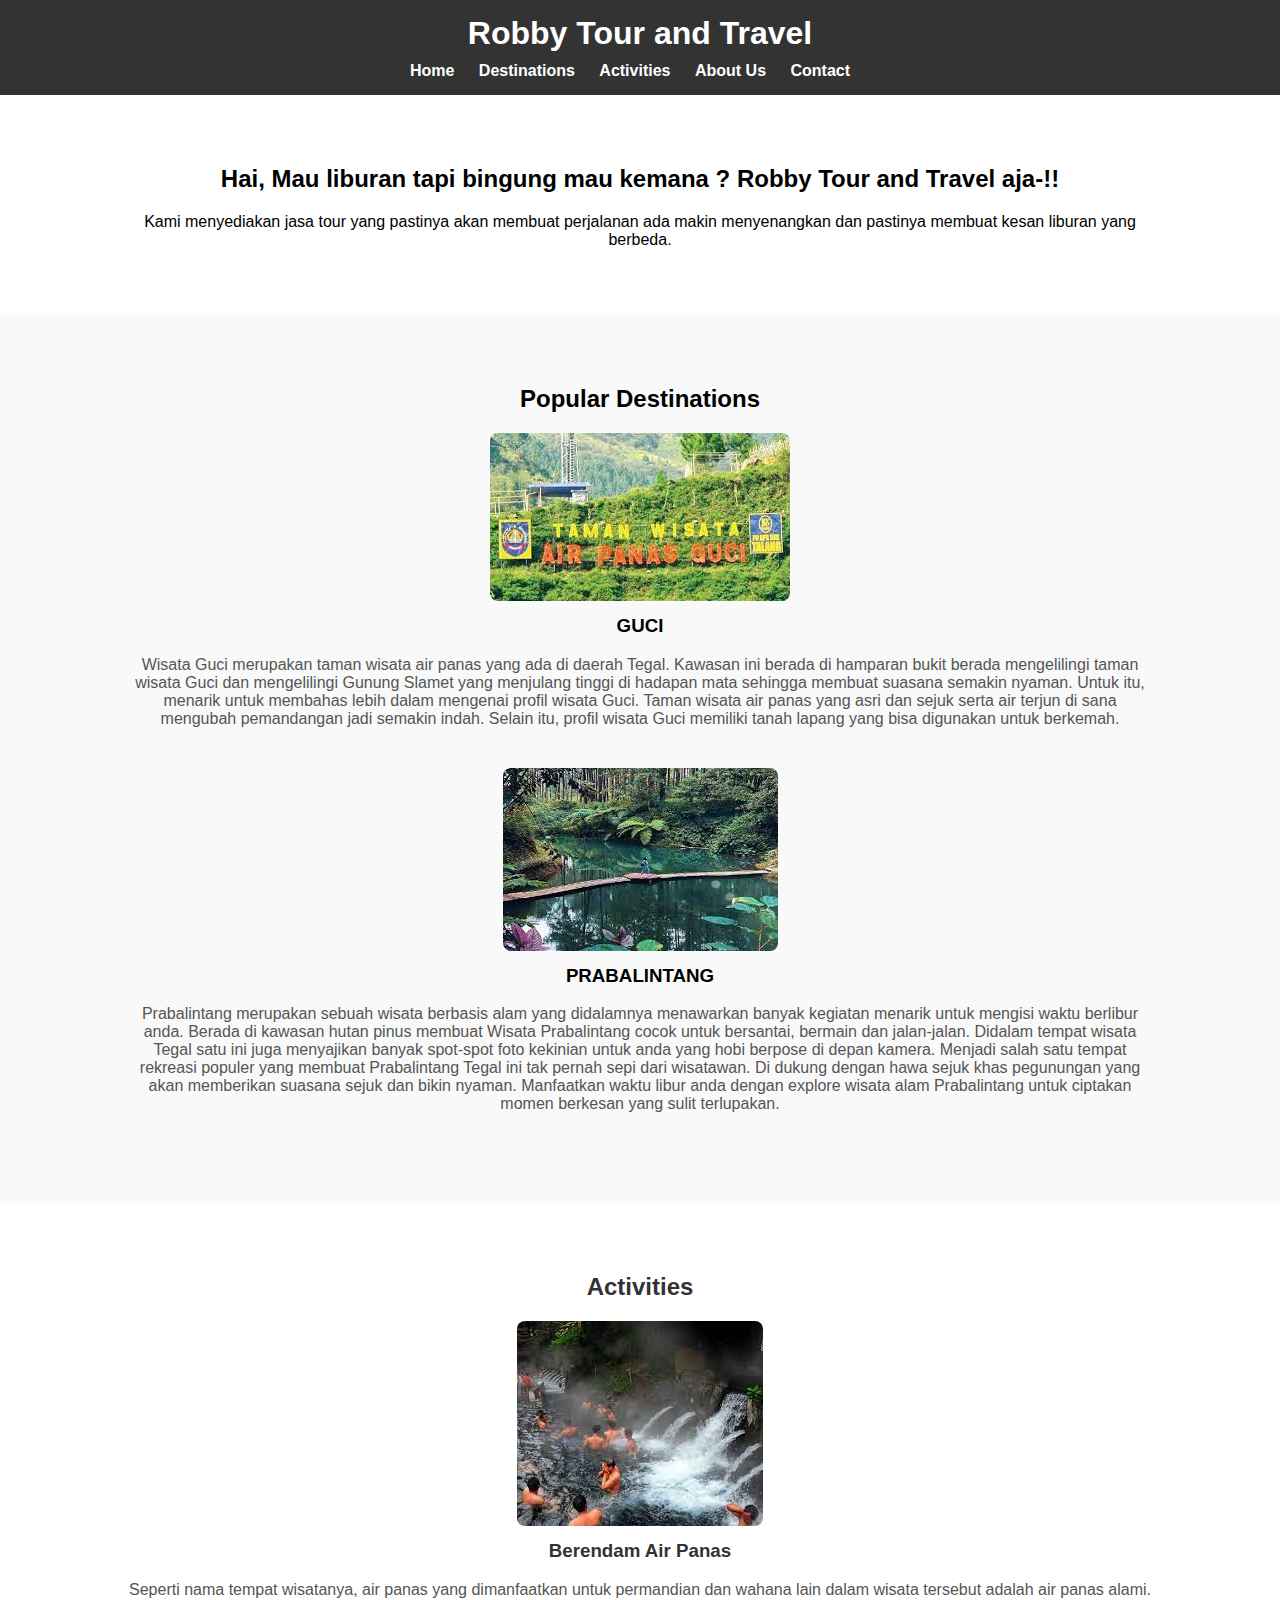
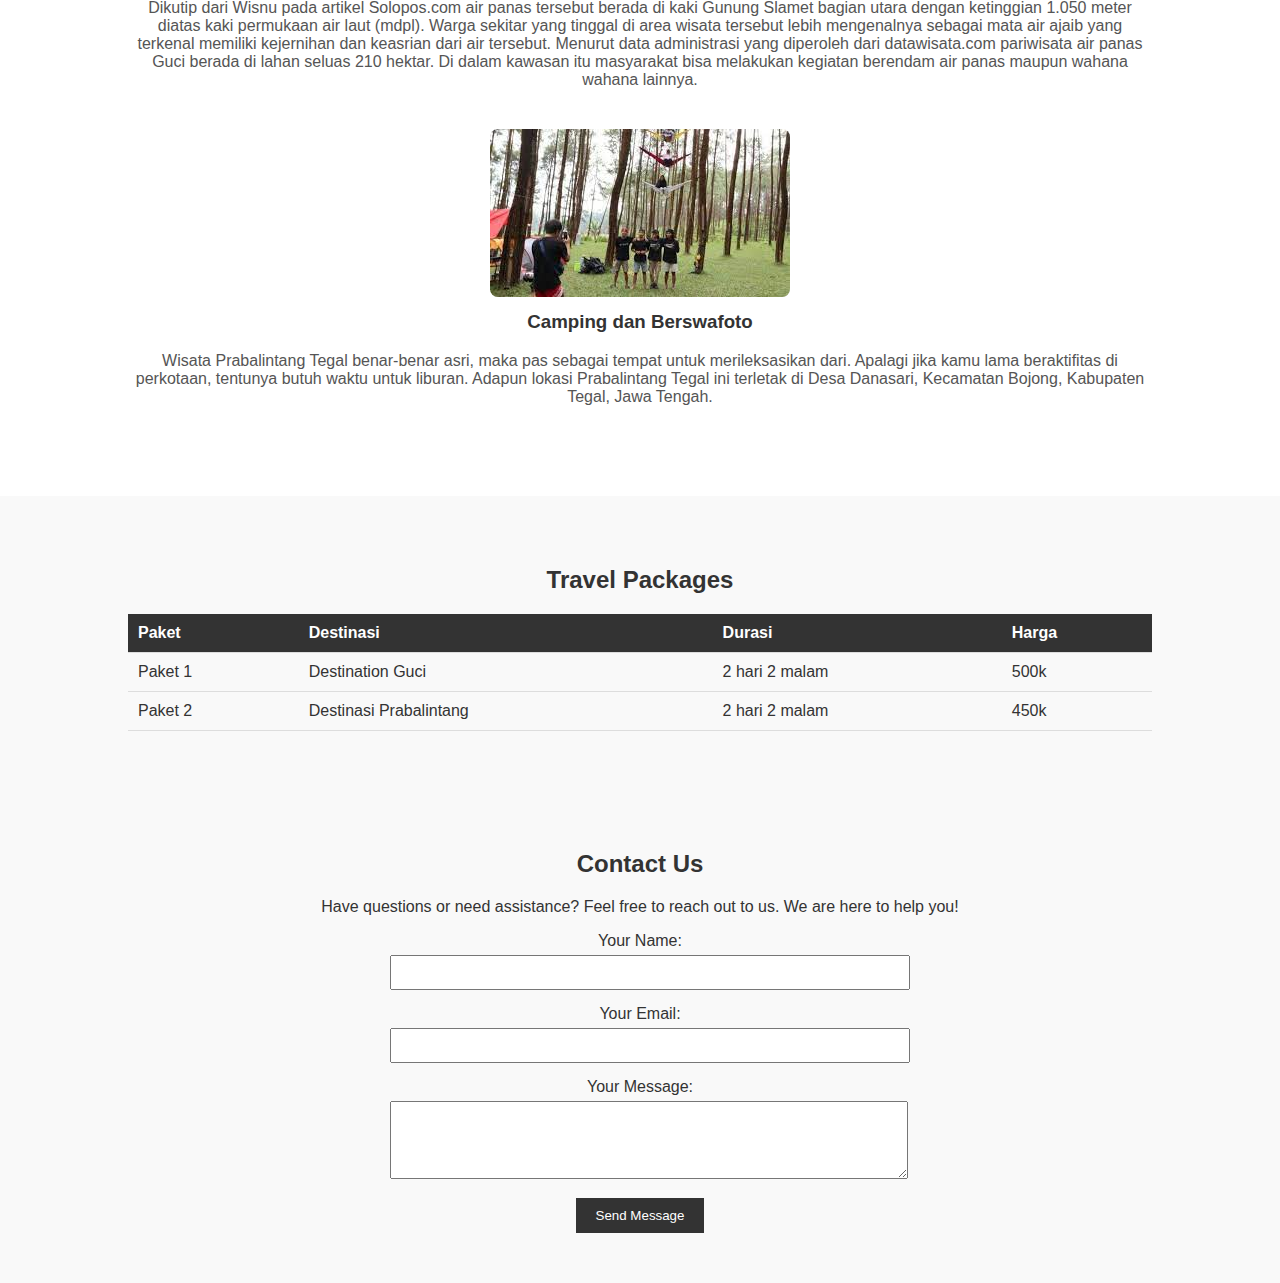
<file: Pariwisata/index.html>
<!DOCTYPE html>
<html lang="en">
<head>
    <meta charset="UTF-8">
    <meta name="viewport" content="width=device-width, initial-scale=1.0">
    <link rel="stylesheet" href="style.css">
    <title>Robby</title>
</head>
<body>

    <header>
        <div class="container">
            <h1>Robby Tour and Travel</h1>
            <nav>
                <ul>
                    <li><a href="#home">Home</a></li>
                    <li><a href="#destinations">Destinations</a></li>
                    <li><a href="#activities">Activities</a></li>
                    <li><a href="#about">About Us</a></li>
                    <li><a href="#contact">Contact</a></li>
                </ul>
            </nav>
        </div>
    </header>

    <section id="home">
        <div class="container">
            <h2>Hai, Mau liburan tapi bingung mau kemana ? Robby Tour and Travel aja-!!</h2>
            <p>Kami menyediakan jasa tour yang pastinya akan membuat perjalanan ada makin menyenangkan dan pastinya membuat kesan liburan yang berbeda.</p>
        </div>
    </section>
    <section id="destinations">
        <div class="container">
            <h2>Popular Destinations</h2>
            <div class="destination">
                <img src="[data-uri]" alt="Destination 1">
                <h3>GUCI</h3>
                <p>Wisata Guci merupakan taman wisata air panas yang ada di daerah Tegal. Kawasan ini berada di hamparan bukit berada mengelilingi taman wisata Guci dan mengelilingi Gunung Slamet yang menjulang tinggi di hadapan mata sehingga membuat suasana semakin nyaman. Untuk itu, menarik untuk membahas lebih dalam mengenai profil wisata Guci. Taman wisata air panas yang asri dan sejuk serta air terjun di sana mengubah pemandangan jadi semakin indah. Selain itu, profil wisata Guci memiliki tanah lapang yang bisa digunakan untuk berkemah.</p>
            </div>
            <div class="destination">
                <img src="[data-uri]" alt="Destination 2">
                <h3>PRABALINTANG</h3>
                <p>Prabalintang merupakan sebuah wisata berbasis alam yang didalamnya menawarkan banyak kegiatan menarik untuk mengisi waktu berlibur anda. Berada di kawasan hutan pinus membuat Wisata Prabalintang cocok untuk bersantai, bermain dan jalan-jalan.

                Didalam tempat wisata Tegal satu ini juga menyajikan banyak spot-spot foto kekinian untuk anda yang hobi berpose di depan kamera. Menjadi salah satu tempat rekreasi populer yang membuat Prabalintang Tegal ini tak pernah sepi dari wisatawan.
                    
                Di dukung dengan hawa sejuk khas pegunungan yang akan memberikan suasana sejuk dan bikin nyaman. Manfaatkan waktu libur anda dengan explore wisata alam Prabalintang untuk ciptakan momen berkesan yang sulit terlupakan.</p>
            </div>
        </div>
    </section>
    <section id="activities">
        <div class="container">
            <h2>Activities</h2>
            
            <div class="activity">
                <img src="[data-uri]" alt="Activity 1">
                <h3>Berendam Air Panas</h3>
                <p>
                    Seperti nama tempat wisatanya, air panas yang dimanfaatkan untuk permandian dan wahana lain dalam wisata tersebut adalah air panas alami. Dikutip dari Wisnu pada artikel Solopos.com air panas tersebut berada di kaki Gunung Slamet bagian utara dengan ketinggian 1.050 meter diatas kaki permukaan air laut (mdpl). Warga sekitar yang tinggal di area wisata tersebut lebih mengenalnya sebagai mata air ajaib yang terkenal memiliki kejernihan dan keasrian dari air tersebut. Menurut data administrasi yang diperoleh dari datawisata.com pariwisata air panas Guci berada di lahan seluas 210 hektar. Di dalam kawasan itu masyarakat bisa melakukan kegiatan berendam air panas maupun wahana wahana lainnya.</p>
            </div>
    
            <div class="activity">
                <img src="[data-uri]" alt="Activity 2">
                <h3>Camping dan Berswafoto</h3>
                <p>Wisata Prabalintang Tegal benar-benar asri, maka pas sebagai tempat untuk merileksasikan dari. Apalagi jika kamu lama beraktifitas di perkotaan, tentunya butuh waktu untuk liburan. Adapun lokasi Prabalintang Tegal ini terletak di Desa Danasari, Kecamatan Bojong, Kabupaten Tegal, Jawa Tengah.</p>
            </div>
        </div>
    </section>
    <section id="packages">
        <div class="container">
            <h2>Travel Packages</h2>
            <table>
                <thead>
                    <tr>
                        <th>Paket</th>
                        <th>Destinasi</th>
                        <th>Durasi</th>
                        <th>Harga</th>
                    </tr>
                </thead>
                <tbody>
                    <tr>
                        <td>Paket 1</td>
                        <td>Destination Guci</td>
                        <td>2 hari 2 malam</td>
                        <td>500k</td>
                    </tr>
                    <tr>
                        <td>Paket 2</td>
                        <td>Destinasi Prabalintang</td>
                        <td>2 hari 2 malam</td>
                        <td>450k</td>
                    </tr>
                </tbody>
            </table>
        </div>
    </section>
    <section id="contact">
        <div class="container">
            <h2>Contact Us</h2>
            <p>Have questions or need assistance? Feel free to reach out to us. We are here to help you!</p>
            <form action="#" method="post">
                <label for="name">Your Name:</label>
                <input type="text" id="name" name="name" required>
                <label for="email">Your Email:</label>
                <input type="email" id="email" name="email" required>
                <label for="message">Your Message:</label>
                <textarea id="message" name="message" rows="4" required></textarea>
                <button type="submit">Send Message</button>
            </form>
        </div>
    </section>
    <script src="script.js"></script>
</body>
</html>
</file>
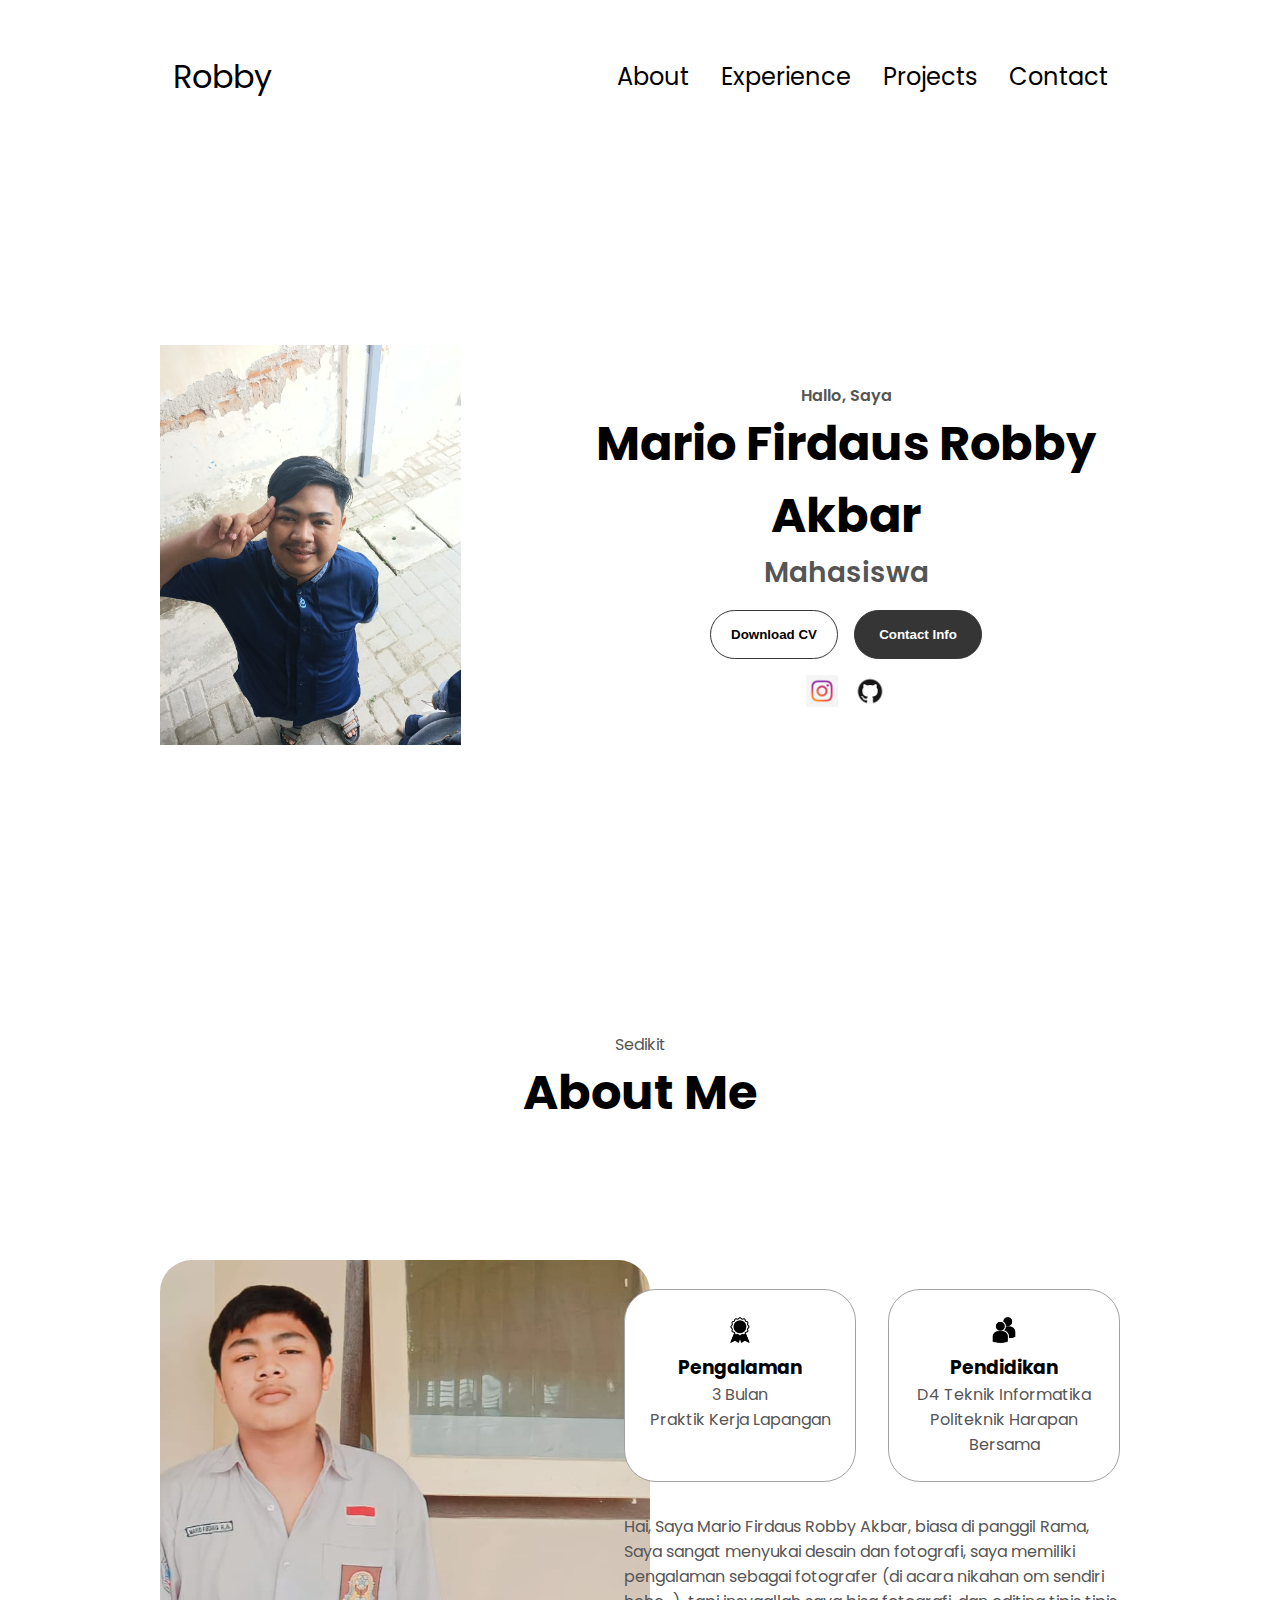
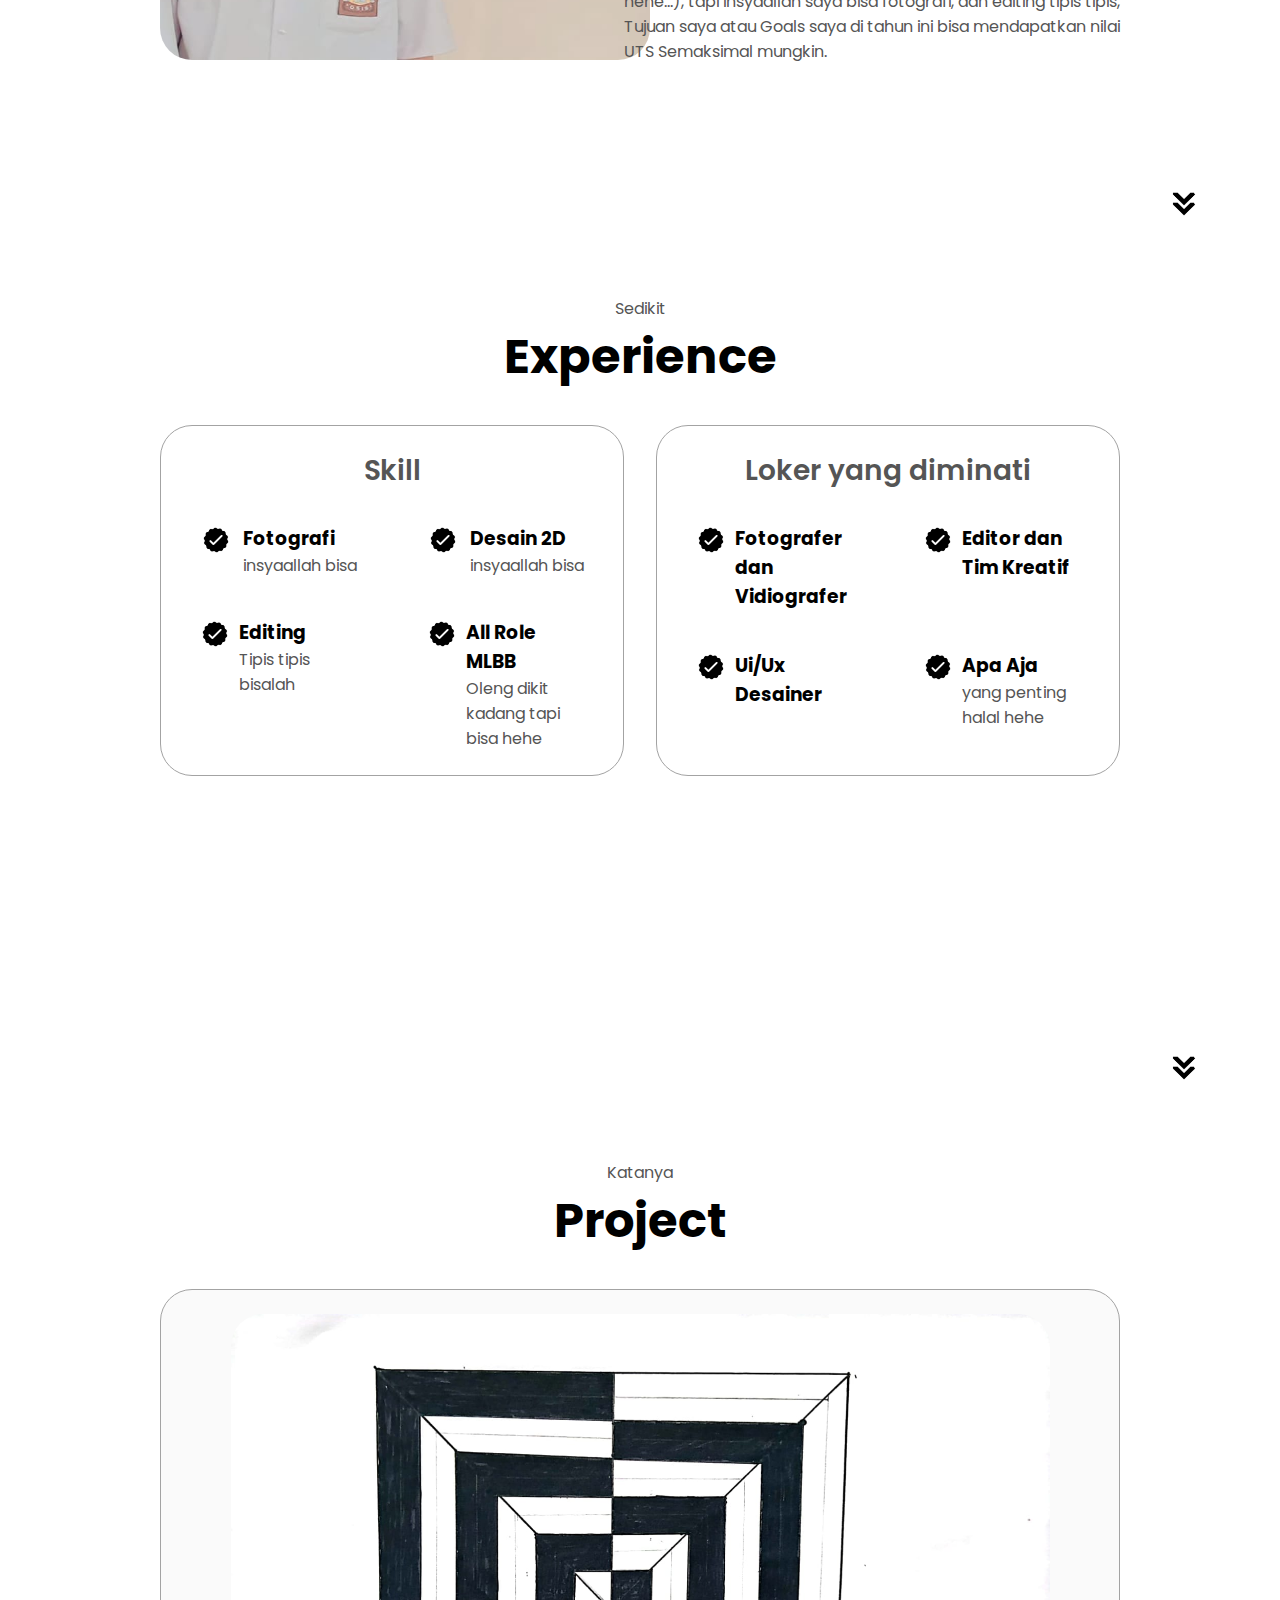
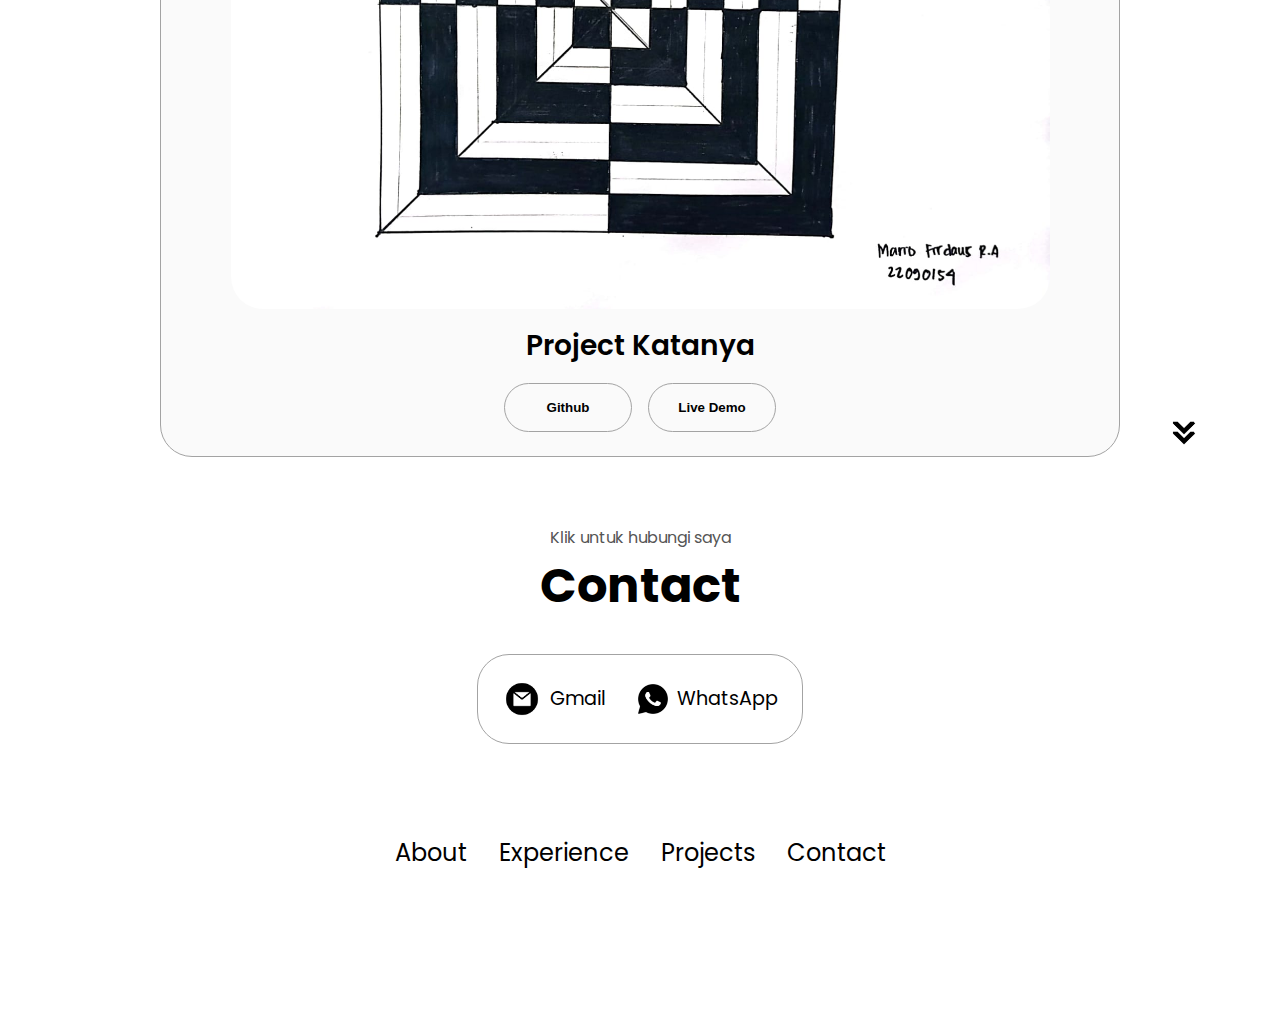
<file: Web Personal/index.html>
<!DOCTYPE html>
<html lang="en">
  <head>
    <meta charset="UTF-8" />
    <meta http-equiv="X-UA-Compatible" content="IE=edge" />
    <meta name="viewport" content="width=device-width, initial-scale=1.0" />
    <title>Robby</title>
    <link rel="stylesheet" href="style.css" />
    <link rel="stylesheet" href="mediaqueries.css" />
  </head>
  <body>
    <nav id="desktop-nav">
      <div class="logo">Robby</div>
      <div>
        <ul class="nav-links">
          <li><a href="#about">About</a></li>
          <li><a href="#experience">Experience</a></li>
          <li><a href="#projects">Projects</a></li>
          <li><a href="#contact">Contact</a></li>
        </ul>
      </div>
    </nav>
    <nav id="hamburger-nav">
      <div class="logo">Robby</div>
      <div class="hamburger-menu">
        <div class="hamburger-icon" onclick="toggleMenu()">
          <span></span>
          <span></span>
          <span></span>
        </div>
        <div class="menu-links">
          <li><a href="#about" onclick="toggleMenu()">About</a></li>
          <li><a href="#experience" onclick="toggleMenu()">Experience</a></li>
          <li><a href="#projects" onclick="toggleMenu()">Projects</a></li>
          <li><a href="#contact" onclick="toggleMenu()">Contact</a></li>
        </div>
      </div>
    </nav>
    <section id="profile">
      <div class="section__pic-container">
        <img src="Aku.jpeg" alt="Robby" />
      </div>
      <div class="section__text">
        <p class="section__text__p1">Hallo, Saya</p>
        <h1 class="title">Mario Firdaus Robby Akbar</h1>
        <p class="section__text__p2">Mahasiswa</p>
        <div class="btn-container">
          <button
            class="btn btn-color-2"
            onclick="window.open('CV ku.pdf')"
          >
            Download CV
          </button>
          <button class="btn btn-color-1" onclick="location.href='./#contact'">
            Contact Info
          </button>
        </div>
        <div id="socials-container">
          <img
            src="Instagram.png"
            alt="My Instagram Profile"  
            class="icon"
            onclick="location.href='https://www.instagram.com/robby_skyy_'"
          />
          <img
            src="github.png"
            alt="My Github profile"
            class="icon"
            onclick="location.href='https://github.com/Rhio23'"
          />
        </div>
      </div>
    </section>
    <section id="about">
      <p class="section__text__p1">Sedikit</p>
      <h1 class="title">About Me</h1>
      <div class="section-container">
        <div class="section__pic-container">
          <img
            src="about.jpeg"
            alt="Profile picture"
            class="about-pic"
          />
        </div>
        <div class="about-details-container">
          <div class="about-containers">
            <div class="details-container">
              <img
                src="experience.png"
                alt="Experience icon"
                class="icon"
              />
              <h3>Pengalaman</h3>
              <p>3 Bulan <br />Praktik Kerja Lapangan</p>
            </div>
            <div class="details-container">
              <img
                src="education.png"
                alt="Education icon"
                class="icon"
              />
              <h3>Pendidikan</h3>
              <p>D4 Teknik Informatika<br />Politeknik Harapan Bersama</p>
            </div>
          </div>
          <div class="text-container">
            <p>
              Hai, Saya Mario Firdaus Robby Akbar, biasa di panggil Rama, Saya sangat menyukai desain dan fotografi, saya memiliki pengalaman sebagai fotografer (di acara nikahan om sendiri hehe...), tapi insyaallah saya bisa fotografi, dan editing tipis tipis, Tujuan saya atau Goals saya di tahun ini bisa mendapatkan nilai UTS Semaksimal mungkin.
            </p>
          </div>
        </div>
      </div>
      <img
        src="arrow.png"
        alt="Arrow icon"
        class="icon arrow"
        onclick="location.href='./#experience'"
      />
    </section>
    <section id="experience">
      <p class="section__text__p1">Sedikit</p>
      <h1 class="title">Experience</h1>
      <div class="experience-details-container">
        <div class="about-containers">
          <div class="details-container">
            <h2 class="experience-sub-title">Skill</h2>
            <div class="article-container">
              <article>
                <img
                  src="checkmark.png"
                  alt="Experience icon"
                  class="icon"
                />
                <div>
                  <h3>Fotografi</h3>
                  <p>insyaallah bisa</p>
                </div>
              </article>
              <article>
                <img
                  src="checkmark.png"
                  alt="Experience icon"
                  class="icon"
                />
                <div>
                  <h3>Desain 2D</h3>
                  <p>insyaallah bisa</p>
                </div>
              </article>
              <article>
                <img
                  src="checkmark.png"
                  alt="Experience icon"
                  class="icon"
                />
                <div>
                  <h3>Editing</h3>
                  <p>Tipis tipis bisalah</p>
                </div>
              </article>
              <article>
                <img
                  src="checkmark.png"
                  alt="Experience icon"
                  class="icon"
                />
                <div>
                  <h3>All Role MLBB</h3>
                  <p>Oleng dikit kadang tapi bisa hehe</p>
                </div>
            </div>
          </div>
          <div class="details-container">
            <h2 class="experience-sub-title">Loker yang diminati</h2>
            <div class="article-container">
              <article>
                <img
                  src="checkmark.png"
                  alt="Experience icon"
                  class="icon"
                />
                <div>
                  <h3>Fotografer dan Vidiografer</h3>
                </div>
              </article>
              <article>
                <img
                  src="checkmark.png"
                  alt="Experience icon"
                  class="icon"
                />
                <div>
                  <h3>Editor dan Tim Kreatif</h3>
                </div>
              </article>
              <article>
                <img
                  src="checkmark.png"
                  alt="Experience icon"
                  class="icon"
                />
                <div>
                  <h3>Ui/Ux Desainer</h3>
                </div>
              </article>
              <article>
                <img
                  src="checkmark.png"
                  alt="Experience icon"
                  class="icon"
                />
                <div>
                  <h3>Apa Aja</h3>
                  <p>yang penting halal hehe</p>
                </div>
              </article>
            </div>
          </div>
        </div>
      </div>
      <img
        src="arrow.png"
        alt="Arrow icon"
        class="icon arrow"
        onclick="location.href='./#projects'"
      />
    </section>
    <section id="projects">
      <p class="section__text__p1">Katanya</p>
      <h1 class="title">Project</h1>
      <div class="experience-details-container">
        <div class="about-containers">
          <div class="details-container color-container">
            <div class="article-container">
              <img
                src="Project.jpeg"
                alt="Project"
                class="project-img"
              />
            </div>
            <h2 class="experience-sub-title project-title">Project Katanya</h2>
            <div class="btn-container">
              <button
                class="btn btn-color-2 project-btn"
                onclick="location.href='https://github.com/Rhio23'"
              >
                Github
              </button>
              <button
                class="btn btn-color-2 project-btn"
                onclick="location.href='https://robbyskyy.netlify.app'"
              >
                Live Demo
            </button>
            </div>
          </div>
        </div>
      </div>
      <img
        src="arrow.png"
        alt="Arrow icon"
        class="icon arrow"
        onclick="location.href='./#contact'"
      />
    </section>
    <section id="contact">
      <p class="section__text__p1">Klik untuk hubungi saya</p>
      <h1 class="title">Contact</h1>
      <div class="contact-info-upper-container">
        <div class="contact-info-container">
          <img
            src="email.png"
            alt="Email icon"
            class="icon contact-icon email-icon"
          />
          <p><a href="rhiorobby@gmail.com">Gmail</a></p>
        </div>
        <div class="contact-info-container">
          <img
            src="whatsapp.png"
            alt="whatsapp"
            class="icon contact-icon"
          />
          <p><a href="https://wa.me/+6283866362950">WhatsApp</a></p>
        </div>
      </div>
    </section>
    <footer>
      <nav>
        <div class="nav-links-container">
          <ul class="nav-links">
            <li><a href="#about">About</a></li>
            <li><a href="#experience">Experience</a></li>
            <li><a href="#projects">Projects</a></li>
            <li><a href="#contact">Contact</a></li>
          </ul>
        </div>
      </nav>
    </footer>
    <script src="script.js"></script>
  </body>
</html>
</file>
<file: Pariwisata/style.css>
body {
    margin: 0;
    padding: 0;
    font-family: 'Arial', sans-serif;
}

.container {
    width: 80%;
    margin: 0 auto;
}
header {
    background-color: #333;
    color: #fff;
    padding: 15px 0;
    text-align: center;
}

header h1 {
    margin: 0;
}

nav {
    margin-top: 10px;
}

nav ul {
    list-style: none;
    margin: 0;
    padding: 0;
    display: inline-block;
}

nav ul li {
    display: inline;
    margin-right: 20px;
}

nav a {
    text-decoration: none;
    color: #fff;
    font-weight: bold;
    font-size: 16px;
}


section {
    padding: 50px 0;
    text-align: center;
}

section h2 {
    margin-bottom: 20px;
}

section#destinations {
    background-color: #f9f9f9;
}
.destination img {
    max-width: 100%;
    border-radius: 8px;
}

.destination h3 {
    margin-top: 10px;
}

.destination p {
    color: #555;
}
section#about {
    background-color: #fff;
    color: #333;
    padding: 50px 0;
}

section#about p {
    margin-bottom: 20px;
}
section#contact {
    background-color: #f9f9f9;
    color: #333;
    padding: 50px 0;
}

section#contact form {
    max-width: 500px;
    margin: 0 auto;
}

section#contact label {
    display: block;
    margin-bottom: 5px;
}

section#contact input,
section#contact textarea {
    width: 100%;
    padding: 8px;
    margin-bottom: 15px;
}

section#contact button {
    background-color: #333;
    color: #fff;
    padding: 10px 20px;
    border: none;
    cursor: pointer;
}

section#contact button:hover {
    background-color: #555;
}
section#activities {
    background-color: #fff;
    color: #333;
    padding: 50px 0;
}

.activity {
    margin-bottom: 40px;
}

.activity img {
    max-width: 100%;
    border-radius: 8px;
}

.activity h3 {
    margin-top: 10px;
}

.activity p {
    color: #555;
}
section#packages {
    background-color: #f9f9f9;
    color: #333;
    padding: 50px 0;
}

table {
    width: 100%;
    border-collapse: collapse;
    margin-top: 20px;
}

th, td {
    padding: 10px;
    text-align: left;
    border-bottom: 1px solid #ddd;
}

th {
    background-color: #333;
    color: #fff;
}
.destination {
    margin-bottom: 40px;
    position: relative;
}

.read-more-btn {
    position: absolute;
    bottom: 10px;
    right: 10px;
    padding: 8px 16px;
    background-color: #333;
    color: #fff;
    text-decoration: none;
    border-radius: 5px;
    transition: background-color 0.3s;
}

.read-more-btn:hover {
    background-color: #555;
}
</file>
<file: Web Personal/style.css>
@import url("https://fonts.googleapis.com/css2?family=Poppins:wght@300;400;500;600&display=swap");

* {
  margin: 0;
  padding: 0;
}

body {
  font-family: "Poppins", sans-serif;
}

html {
  scroll-behavior: smooth;
}

p {
  color: rgb(85, 85, 85);
}

a,
.btn {
  transition: all 300ms ease;
}

nav,
.nav-links {
  display: flex;
}

nav {
  justify-content: space-around;
  align-items: center;
  height: 17vh;
}

.nav-links {
  gap: 2rem;
  list-style: none;
  font-size: 1.5rem;
}

a {
  color: black;
  text-decoration: none;
  text-decoration-color: white;
}

a:hover {
  color: grey;
  text-decoration: underline;
  text-underline-offset: 1rem;
  text-decoration-color: rgb(181, 181, 181);
}

.logo {
  font-size: 2rem;
}

.logo:hover {
  cursor: default;
}

/* HAMBURGER MENU */

#hamburger-nav {
  display: none;
}

.hamburger-menu {
  position: relative;
  display: inline-block;
}

.hamburger-icon {
  display: flex;
  flex-direction: column;
  justify-content: space-between;
  height: 24px;
  width: 30px;
  cursor: pointer;
}

.hamburger-icon span {
  width: 100%;
  height: 2px;
  background-color: black;
  transition: all 0.3 ease-in-out;
}

.menu-links {
  position: absolute;
  top: 100%;
  right: 0;
  background-color: white;
  width: fit-content;
  max-height: 0;
  overflow: hidden;
  transition: all 0.3 ease-in-out;
}

.menu-links a {
  display: block;
  padding: 10px;
  text-align: center;
  font-size: 1.5rem;
  color: black;
  text-decoration: none;
  transition: all 0.3 ease-in-out;
}

.menu-links li {
  list-style: none;
}

.menu-links.open {
  max-height: 300px;
}

.hamburger-icon.open span:first-child {
  transform: rotate(45deg) translate(10px, 5px);
}

.hamburger-icon.open span:nth-child(2) {
  opacity: 0;
}

.hamburger-icon.open span:last-child {
  transform: rotate(-45deg) translate(10px, -5px);
}

.hamburger-icon span:first-child {
  transform: none;
}

.hamburger-icon span:first-child {
  opacity: 1;
}

.hamburger-icon span:first-child {
  transform: none;
}

section {
  padding-top: 4vh;
  height: 96vh;
  margin: 0 10rem;
  box-sizing: border-box;
  min-height: fit-content;
}

.section-container {
  display: flex;
}

#profile {
  display: flex;
  justify-content: center;
  gap: 5rem;
  height: 80vh;
}

.section__pic-container {
  display: flex;
  height: 400px;
  width: 400px;
  margin: auto 0;
}

.section__text {
  align-self: center;
  text-align: center;
}

.section__text p {
  font-weight: 600;
}

.section__text__p1 {
  text-align: center;
}

.section__text__p2 {
  font-size: 1.75rem;
  margin-bottom: 1rem;
}

.title {
  font-size: 3rem;
  text-align: center;
}

#socials-container {
  display: flex;
  justify-content: center;
  margin-top: 1rem;
  gap: 1rem;
}

.icon {
  cursor: pointer;
  height: 2rem;
}

.btn-container {
  display: flex;
  justify-content: center;
  gap: 1rem;
}

.btn {
  font-weight: 600;
  transition: all 300ms ease;
  padding: 1rem;
  width: 8rem;
  border-radius: 2rem;
}

.btn-color-1,
.btn-color-2 {
  border: rgb(53, 53, 53) 0.1rem solid;
}

.btn-color-1:hover,
.btn-color-2:hover {
  cursor: pointer;
}

.btn-color-1,
.btn-color-2:hover {
  background: rgb(53, 53, 53);
  color: white;
}

.btn-color-1:hover {
  background: rgb(0, 0, 0);
}

.btn-color-2 {
  background: none;
}

.btn-color-2:hover {
  border: rgb(255, 255, 255) 0.1rem solid;
}

.btn-container {
  gap: 1rem;
}

#about {
  position: relative;
}

.about-containers {
  gap: 2rem;
  margin-bottom: 2rem;
  margin-top: 2rem;
}

.about-details-container {
  justify-content: center;
  flex-direction: column;
}

.about-containers,
.about-details-container {
  display: flex;
}

.about-pic {
  border-radius: 2rem;
}

.arrow {
  position: absolute;
  right: -5rem;
  bottom: 2.5rem;
}

.details-container {
  padding: 1.5rem;
  flex: 1;
  background: white;
  border-radius: 2rem;
  border: rgb(53, 53, 53) 0.1rem solid;
  border-color: rgb(163, 163, 163);
  text-align: center;
}

.section-container {
  gap: 4rem;
  height: 80%;
}

.section__pic-container {
  height: 400px;
  width: 400px;
  margin: auto 0;
}

#experience {
  position: relative;
}

.experience-sub-title {
  color: rgb(85, 85, 85);
  font-weight: 600;
  font-size: 1.75rem;
  margin-bottom: 2rem;
}

.experience-details-container {
  display: flex;
  justify-content: center;
  flex-direction: column;
}

.article-container {
  display: flex;
  text-align: initial;
  flex-wrap: wrap;
  flex-direction: row;
  gap: 2.5rem;
  justify-content: space-around;
}

article {
  display: flex;
  width: 10rem;
  justify-content: space-around;
  gap: 0.5rem;
}

article .icon {
  cursor: default;
}

/* PROJECTS SECTION */

#projects {
  position: relative;
}

.color-container {
  border-color: rgb(163, 163, 163);
  background: rgb(250, 250, 250);
}

.project-img {
  border-radius: 2rem;
  width: 90%;
  height: 90%;
}

.project-title {
  margin: 1rem;
  color: black;
}

.project-btn {
  color: black;
  border-color: rgb(163, 163, 163);
}

/* CONTACT */

#contact {
  display: flex;
  justify-content: center;
  flex-direction: column;
  height: 70vh;
}

.contact-info-upper-container {
  display: flex;
  justify-content: center;
  border-radius: 2rem;
  border: rgb(53, 53, 53) 0.1rem solid;
  border-color: rgb(163, 163, 163);
  background: (250, 250, 250);
  margin: 2rem auto;
  padding: 0.5rem;
}

.contact-info-container {
  display: flex;
  align-items: center;
  justify-content: center;
  gap: 0.5rem;
  margin: 1rem;
}

.contact-info-container p {
  font-size: larger;
}

.contact-icon {
  cursor: default;
}

.email-icon {
  height: 2.5rem;
}

footer {
  height: 26vh;
  margin: 0 1rem;
}

footer p {
  text-align: center;
}
</file>
<file: Web Personal/mediaqueries.css>
@media screen and (max-width: 1400px) {
    #profile {
      height: 83vh;
      margin-bottom: 6rem;
    }
    .about-containers {
      flex-wrap: wrap;
    }
    #contact,
    #projects {
      height: fit-content;
    }
  }
  
  @media screen and (max-width: 1200px) {
    #desktop-nav {
      display: none;
    }
    #hamburger-nav {
      display: flex;
    }
    #experience,
    .experience-details-container {
      margin-top: 2rem;
    }
    #profile,
    .section-container {
      display: block;
    }
    .arrow {
      display: none;
    }
    section,
    .section-container {
      height: fit-content;
    }
    section {
      margin: 0 5%;
    }
    .section__pic-container {
      width: 275px;
      height: 275px;
      margin: 0 auto 2rem;
    }
    .about-containers {
      margin-top: 0;
    }
  }
  
  @media screen and (max-width: 600px) {
    #contact,
    footer {
      height: 40vh;
    }
    #profile {
      height: 83vh;
      margin-bottom: 0;
    }
    article {
      font-size: 1rem;
    }
    footer nav {
      height: fit-content;
      margin-bottom: 2rem;
    }
    .about-containers,
    .contact-info-upper-container,
    .btn-container {
      flex-wrap: wrap;
    }
    .contact-info-container {
      margin: 0;
    }
    .contact-info-container p,
    .nav-links li a {
      font-size: 1rem;
    }
    .experience-sub-title {
      font-size: 1.25rem;
    }
    .logo {
      font-size: 1.5rem;
    }
    .nav-links {
      flex-direction: column;
      gap: 0.5rem;
      text-align: center;
    }
    .section__pic-container {
      width: auto;
      height: 46vw;
      justify-content: center;
    }
    .section__text__p2 {
      font-size: 1.25rem;
    }
    .title {
      font-size: 2rem;
    }
    .text-container {
      text-align: justify;
    }
  }
</file>
